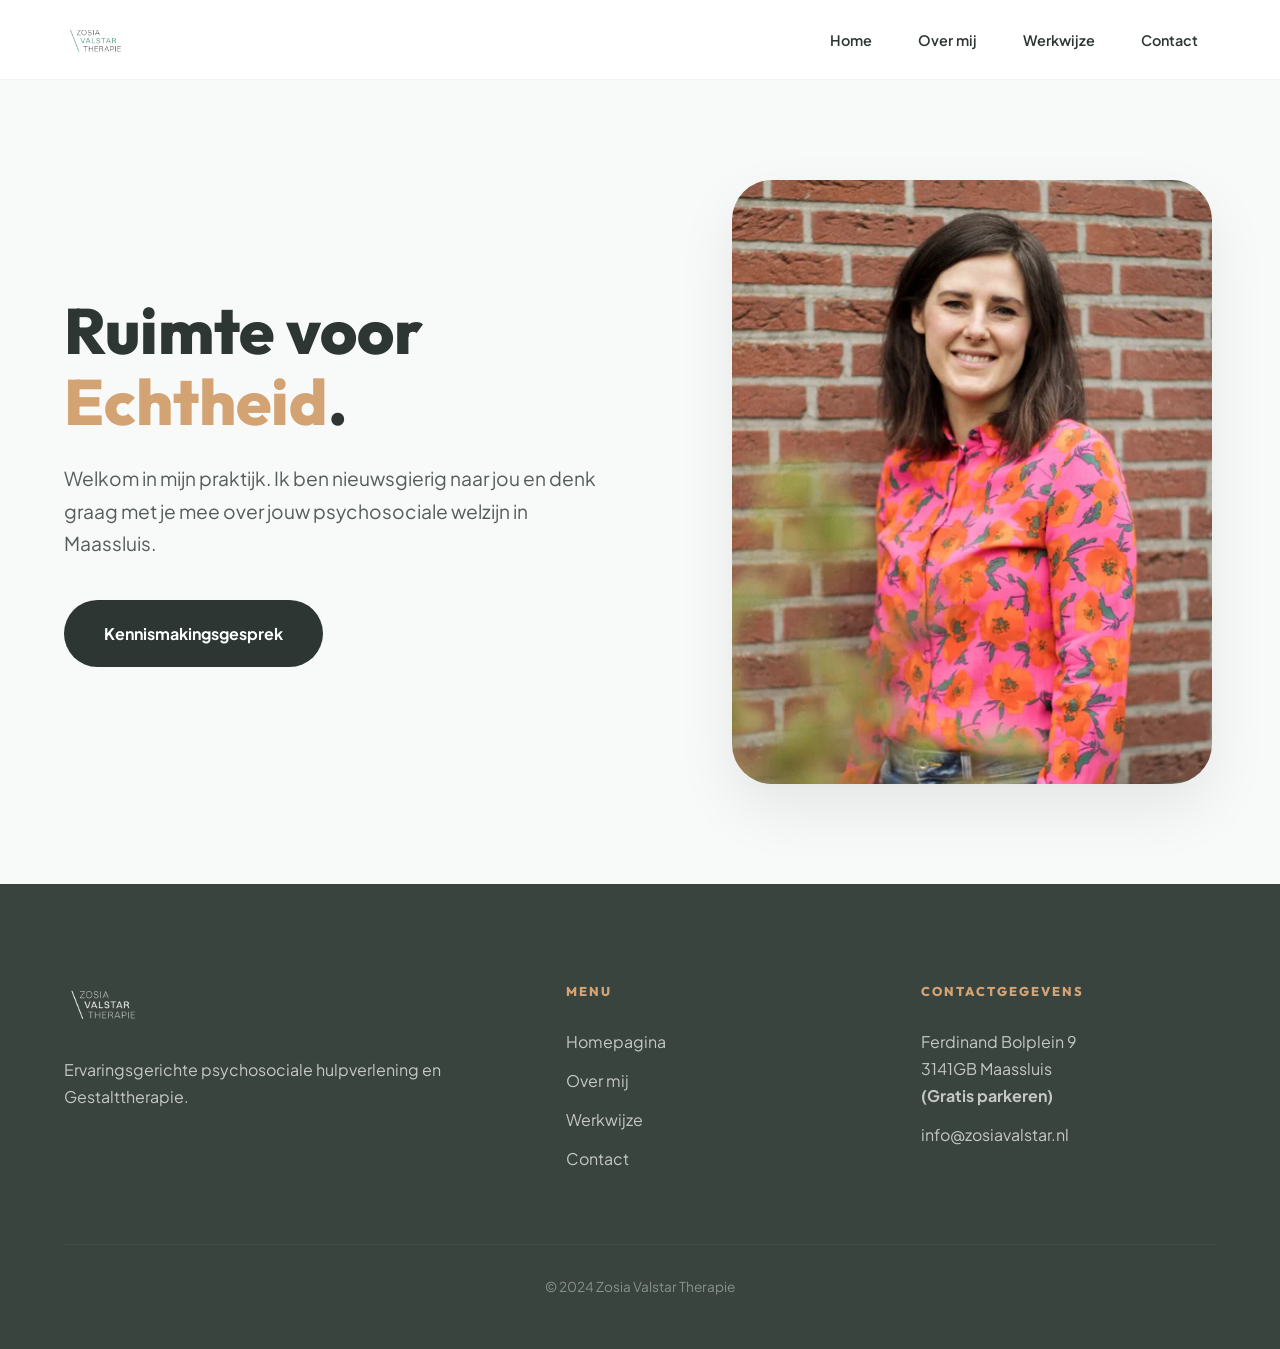
<file: index.html>
<!DOCTYPE html>
<html lang="nl">
<head>
    <meta charset="UTF-8">
    <meta name="viewport" content="width=device-width, initial-scale=1.0">
    <title>Zosia Valstar | Psychosociale Therapie Maassluis</title>
    <link rel="stylesheet" href="style.css">
</head>
<body>
    <div id="header-placeholder"></div>
    <main>
        <section class="section" style="padding-top: 180px;">
            <div class="centered-container reveal">
                <div class="flex-text">
                    <h1 style="font-size: clamp(2.8rem, 5vw, 4.5rem); margin-bottom: 25px;">Ruimte voor <span style="color:var(--accent)">Echtheid</span>.</h1>
                    <p style="font-size: 1.2rem; margin-bottom: 40px; opacity: 0.8; max-width: 550px;">Welkom in mijn praktijk. Ik ben nieuwsgierig naar jou en denk graag met je mee over jouw psychosociale welzijn in Maassluis.</p>
                    <a href="contact.html" class="btn">Kennismakingsgesprek</a>
                </div>
                <div class="flex-image">
                    <img src="assets/images/portret.webp" alt="Zosia Valstar" class="rounded-img">
                </div>
            </div>
        </section>
    </main>
    <div id="footer-placeholder"></div>
    <script src="js/script.js"></script>
</body>
</html>
</file>
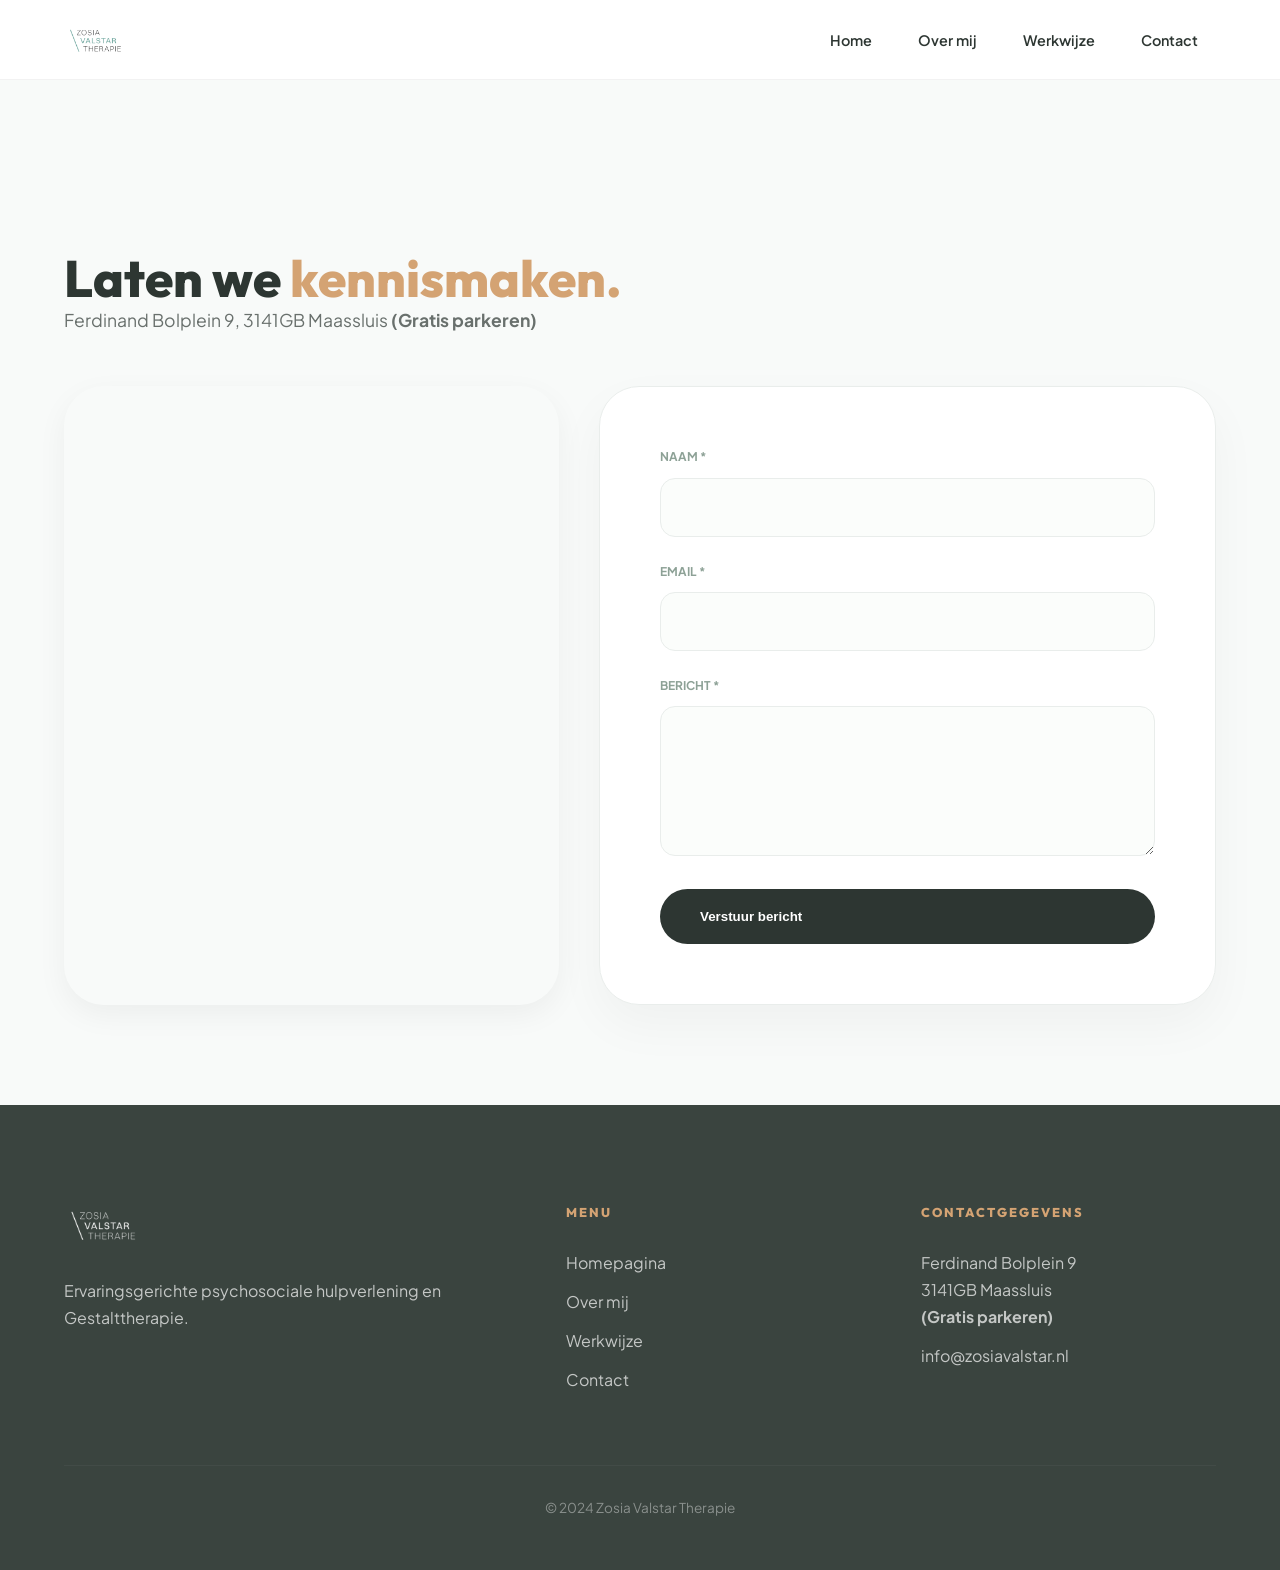
<file: contact.html>
<!DOCTYPE html>
<html lang="nl">
<head>
    <meta charset="UTF-8">
    <meta name="viewport" content="width=device-width, initial-scale=1.0">
    <title>Contact | Zosia Valstar</title>
    <link rel="stylesheet" href="style.css">
</head>
<body>
    <div id="header-placeholder"></div>
    <main style="padding-top: 150px;">
        <section class="section">
            <div class="reveal" style="max-width: var(--container-max); margin: 0 auto 50px;">
                <h2 style="font-size: 3.2rem;">Laten we <span style="color:var(--accent)">kennismaken.</span></h2>
                <p style="opacity: 0.7; font-size: 1.1rem;">Ferdinand Bolplein 9, 3141GB Maassluis <strong>(Gratis parkeren)</strong></p>
            </div>
            <div class="centered-container contact-layout reveal">
                <div class="map-box"><iframe src="https://www.google.com/maps/embed?pb=!1m18!1m12!1m3!1d2462.8364843997784!2d4.246476112520864!3d51.91866717178971!2m3!1f0!2f0!3f0!3m2!1i1024!2i768!4f13.1!3m3!1m2!1s0x47c4490f23f81e7d%3A0xc068869c99666014!2sFerdinand%20Bolplein%209%2C%203141%20GB%20Maassluis!5e0!3m2!1snl!2snl!4v1715600000000" width="100%" height="100%" style="border:0;" allowfullscreen="" loading="lazy"></iframe></div>
                <div class="form-box">
                    <form action="https://formspree.io/f/jouw-id" method="POST">
                        <div class="f-group"><label>Naam *</label><input type="text" name="name" required></div>
                        <div class="f-group"><label>Email *</label><input type="email" name="email" required></div>
                        <div class="f-group"><label>Bericht *</label><textarea name="message" required style="height: 150px;"></textarea></div>
                        <button type="submit" class="btn" style="width: 100%;">Verstuur bericht</button>
                    </form>
                </div>
            </div>
        </section>
    </main>
    <div id="footer-placeholder"></div>
    <script src="js/script.js"></script>
</body>
</html>
</file>
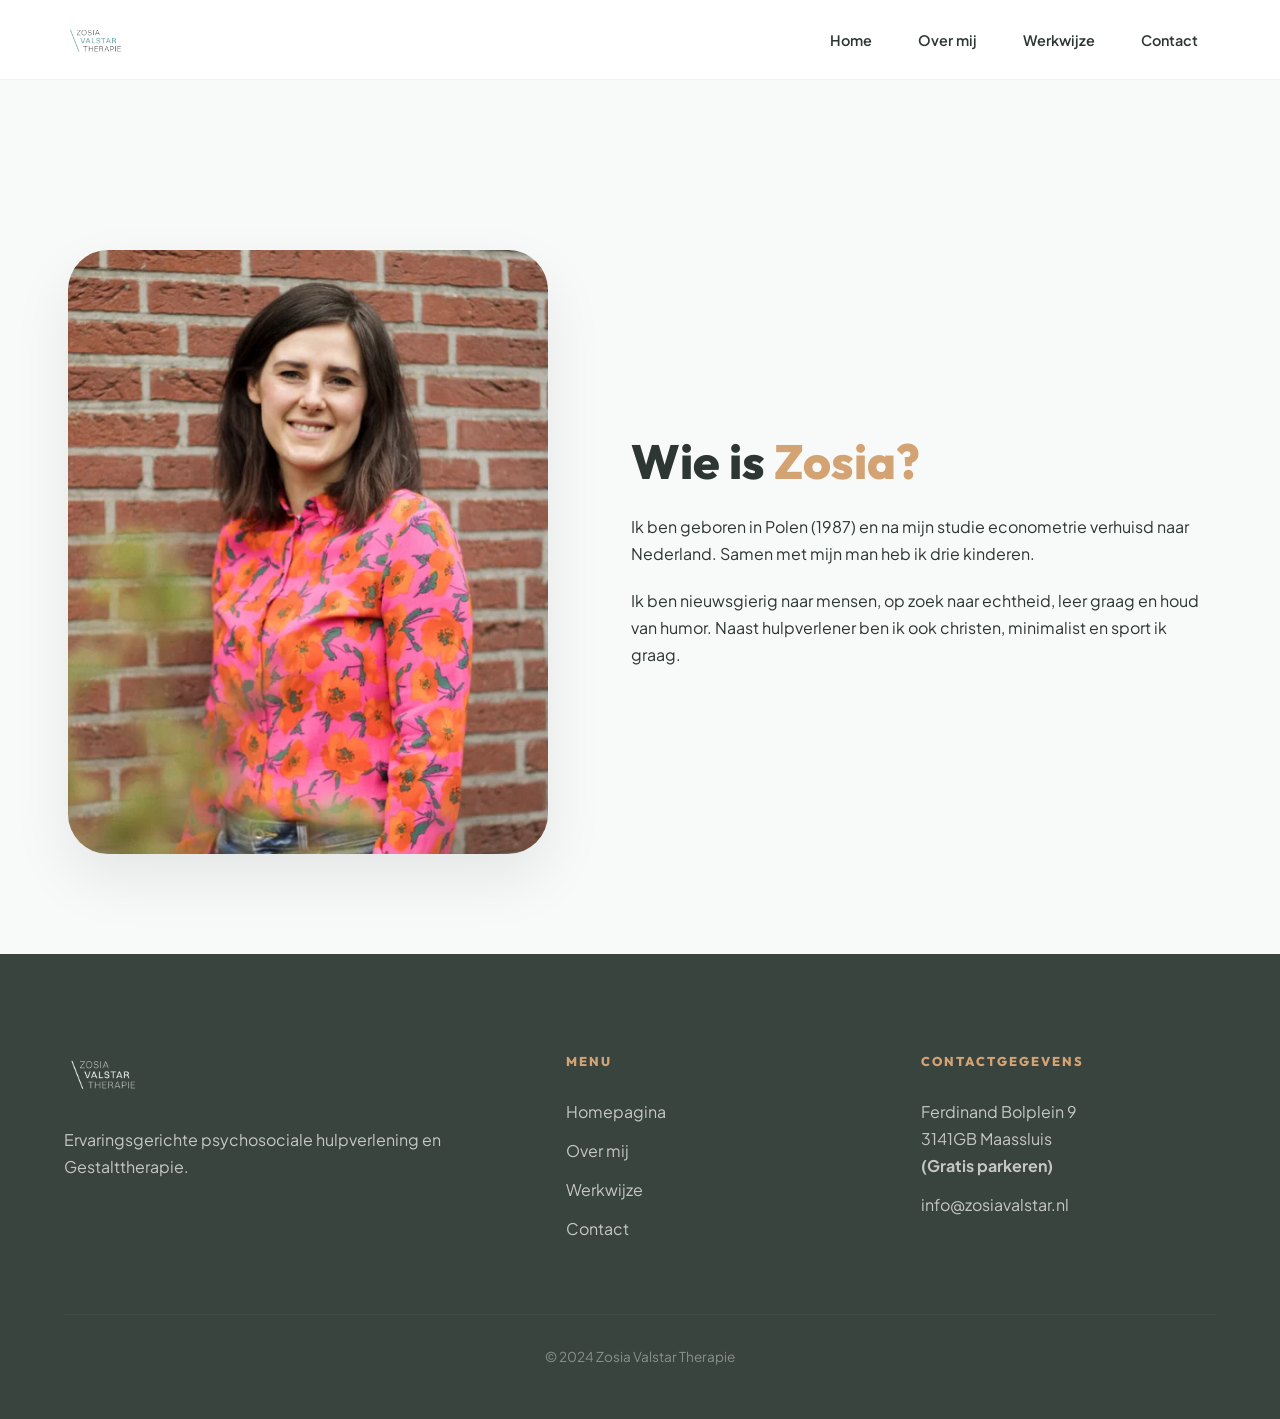
<file: over-mij.html>
<!DOCTYPE html>
<html lang="nl">
<head>
    <meta charset="UTF-8">
    <meta name="viewport" content="width=device-width, initial-scale=1.0">
    <title>Over Mij | Zosia Valstar</title>
    <link rel="stylesheet" href="style.css">
</head>
<body>
    <div id="header-placeholder"></div>
    <main style="padding-top: 150px;">
        <section class="section">
            <div class="centered-container reveal">
                <div class="flex-image"><img src="assets/images/portret.webp" alt="Zosia Valstar" class="rounded-img"></div>
                <div class="flex-text">
                    <h2 style="font-size: 3rem; margin-bottom: 25px;">Wie is <span style="color:var(--accent)">Zosia?</span></h2>
                    <p style="margin-bottom: 20px;">Ik ben geboren in Polen (1987) en na mijn studie econometrie verhuisd naar Nederland. Samen met mijn man heb ik drie kinderen.</p>
                    <p>Ik ben nieuwsgierig naar mensen, op zoek naar echtheid, leer graag en houd van humor. Naast hulpverlener ben ik ook christen, minimalist en sport ik graag.</p>
                </div>
            </div>
        </section>
    </main>
    <div id="footer-placeholder"></div>
    <script src="js/script.js"></script>
</body>
</html>
</file>
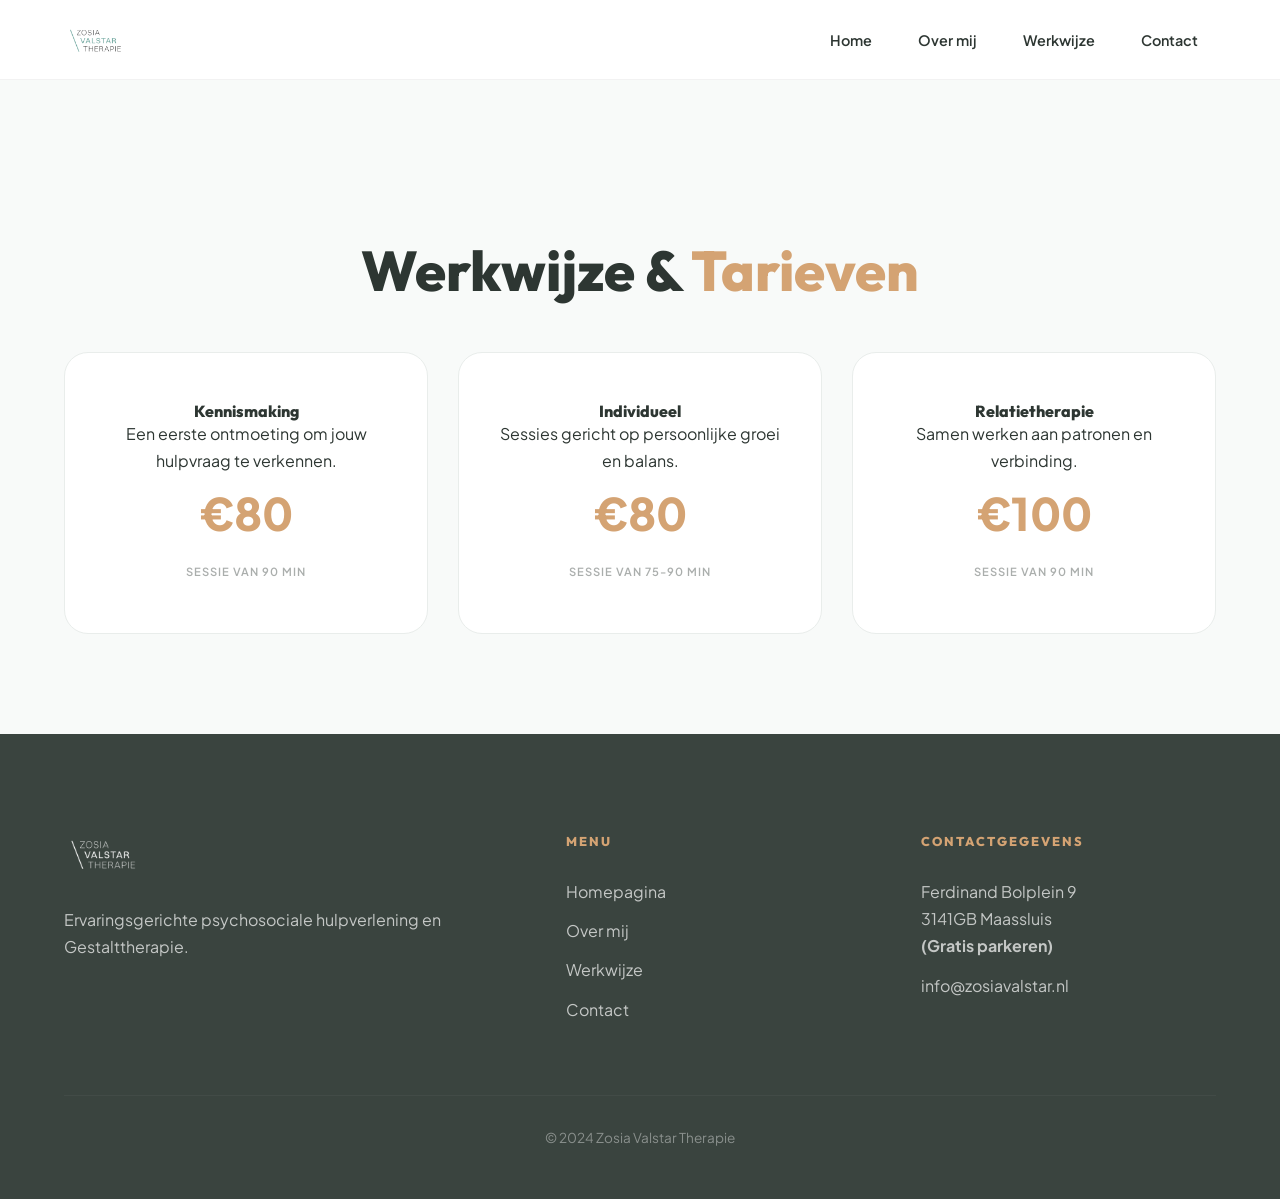
<file: werkwijze.html>
<!DOCTYPE html>
<html lang="nl">
<head>
    <meta charset="UTF-8">
    <meta name="viewport" content="width=device-width, initial-scale=1.0">
    <title>Werkwijze & Tarieven | Zosia Valstar</title>
    <link rel="stylesheet" href="style.css">
</head>
<body>
    <div id="header-placeholder"></div>
    <main style="padding-top: 140px;">
        <section class="section reveal">
            <div style="max-width: var(--container-max); margin: 0 auto;">
                <h2 style="font-size: 3.5rem; text-align: center; margin-bottom: 50px;">Werkwijze & <span style="color:var(--accent)">Tarieven</span></h2>
                <div class="price-grid">
                    <div class="price-card">
                        <h4>Kennismaking</h4>
                        <p>Een eerste ontmoeting om jouw hulpvraag te verkennen.</p>
                        <div><span class="price-tag">€80</span><small>Sessie van 90 min</small></div>
                    </div>
                    <div class="price-card">
                        <h4>Individueel</h4>
                        <p>Sessies gericht op persoonlijke groei en balans.</p>
                        <div><span class="price-tag">€80</span><small>Sessie van 75-90 min</small></div>
                    </div>
                    <div class="price-card">
                        <h4>Relatietherapie</h4>
                        <p>Samen werken aan patronen en verbinding.</p>
                        <div><span class="price-tag">€100</span><small>Sessie van 90 min</small></div>
                    </div>
                </div>
            </div>
        </section>
    </main>
    <div id="footer-placeholder"></div>
    <script src="js/script.js"></script>
</body>
</html>
</file>
<file: style.css>
/* Google Fonts */
@import url('https://fonts.googleapis.com/css2?family=Outfit:wght@300;400;600;800&family=Plus+Jakarta+Sans:ital,wght@0,300;0,400;0,600;1,400&display=swap');

:root {
    --bg: #F8FAF9;
    --dark: #2D3632;
    --footer-bg: #3A443F;
    --sage: #8DA196;
    --sage-light: #E9EDEB;
    --accent: #D4A373;
    --white: #FFFFFF;
    --header-h: 80px;
    --radius-lg: 40px;
    --radius-md: 24px;
    --ease: cubic-bezier(0.23, 1, 0.32, 1);
    --container-max: 1200px;
}

* { margin: 0; padding: 0; box-sizing: border-box; }
body {
    font-family: 'Plus Jakarta Sans', sans-serif;
    background-color: var(--bg);
    color: var(--dark);
    line-height: 1.7;
    overflow-x: hidden;
    -webkit-font-smoothing: antialiased;
}

h1, h2, h3, h4 { font-family: 'Outfit', sans-serif; font-weight: 800; line-height: 1.1; }

/* --- HEADER (Strak & Paginabreed) --- */
#site-header {
    position: fixed; top: 0; left: 0;
    width: 100%; height: var(--header-h); z-index: 9999;
    display: flex; align-items: center; justify-content: space-between;
    padding: 0 5%; 
    background: rgba(255, 255, 255, 0.98); backdrop-filter: blur(15px);
    border-bottom: 1px solid rgba(0,0,0,0.05);
}

.header-logo img { height: 32px; width: auto; display: block; }

/* Desktop Nav */
.desktop-nav .nav-links { display: flex; gap: 10px; list-style: none; }
.desktop-nav .nav-links a { 
    text-decoration: none; color: var(--dark); font-weight: 600; font-size: 0.9rem;
    padding: 8px 18px; border-radius: 10px; transition: 0.3s;
}
.desktop-nav .nav-links a:hover { color: var(--accent); background: var(--sage-light); }

/* --- MOBIELE NAVIGATIE (FIXED) --- */
.hamburger {
    display: none; flex-direction: column; justify-content: space-around;
    width: 30px; height: 21px; background: transparent; border: none; cursor: pointer; z-index: 10001;
}
.hamburger span { width: 100%; height: 3px; background: var(--dark) !important; border-radius: 10px; transition: 0.3s var(--ease); }

/* Hamburger Animatie naar X */
.hamburger.open span:nth-child(1) { transform: translateY(9px) rotate(45deg); }
.hamburger.open span:nth-child(2) { opacity: 0; }
.hamburger.open span:nth-child(3) { transform: translateY(-9px) rotate(-45deg); }

.nav-overlay {
    position: fixed; top: 0; right: -100%; width: 100%; height: 100vh;
    background: var(--white); display: flex; align-items: center; justify-content: center;
    transition: transform 0.5s var(--ease); z-index: 10000;
}
.nav-overlay.open { transform: translateX(-100%); }
.mobile-nav-links { list-style: none; text-align: center; }
.mobile-nav-links li { margin: 25px 0; }
.mobile-nav-links a { font-family: 'Outfit', sans-serif; font-size: 2rem; font-weight: 800; color: var(--dark); text-decoration: none; }

/* --- ANIMATIONS --- */
.reveal { opacity: 0; transform: translateY(30px); transition: 1s var(--ease); }
.reveal.visible { opacity: 1; transform: translateY(0); }

/* --- LAYOUTS --- */
.section { padding: 100px 5%; width: 100%; }
.centered-container { 
    max-width: var(--container-max); margin: 0 auto; 
    display: flex; align-items: center; justify-content: space-between; gap: 80px; 
}
.flex-text { flex: 1.2; }
.flex-image { flex: 1; display: flex; justify-content: center; }
.rounded-img { width: 100%; max-width: 480px; height: auto; border-radius: var(--radius-lg); box-shadow: 0 25px 60px rgba(0,0,0,0.08); }

/* --- PRICE CARDS --- */
.price-grid { display: grid; grid-template-columns: repeat(3, 1fr); gap: 30px; margin-top: 50px; }
.price-card {
    background: var(--white); padding: 50px 40px; border-radius: var(--radius-md);
    border: 1px solid var(--sage-light); text-align: center;
    transition: 0.4s var(--ease); display: flex; flex-direction: column; justify-content: space-between;
}
.price-card:hover { transform: translateY(-10px); border-color: var(--accent); box-shadow: 0 20px 40px rgba(0,0,0,0.04); }
.price-tag { font-size: 2.8rem; font-weight: 800; color: var(--accent); display: block; margin-bottom: 5px; }
.price-card small { font-weight: 600; text-transform: uppercase; letter-spacing: 1px; color: var(--dark); opacity: 0.4; font-size: 0.7rem; }

/* --- CONTACT --- */
.contact-layout { display: flex; align-items: stretch; gap: 40px; margin-top: 40px; }
.map-box { flex: 1; border-radius: var(--radius-lg); overflow: hidden; min-height: 550px; box-shadow: 0 10px 30px rgba(0,0,0,0.05); }
.form-box { flex: 1; background: var(--white); padding: 60px; border-radius: var(--radius-lg); box-shadow: 0 20px 50px rgba(0,0,0,0.04); border: 1px solid var(--sage-light); }

.f-group { margin-bottom: 25px; }
.f-group label { display: block; margin-bottom: 10px; font-weight: 700; color: var(--sage); font-size: 0.75rem; text-transform: uppercase; }
.f-group input, .f-group textarea {
    width: 100%; padding: 18px; border: 1.5px solid var(--sage-light); border-radius: 15px;
    font-family: inherit; font-size: 1rem; outline: none; transition: 0.3s; background: #FBFDFB;
}

.btn {
    display: inline-flex; background: var(--dark); color: white; padding: 20px 40px;
    border-radius: 50px; text-decoration: none; font-weight: 700; border: none; cursor: pointer; transition: 0.3s;
}
.btn:hover { background: var(--accent); transform: scale(1.03); }

/* --- FOOTER (Breed & Gecentreerd) --- */
footer { background: var(--footer-bg); color: var(--white); padding: 100px 5% 50px; }
.footer-inner { max-width: var(--container-max); margin: 0 auto; display: flex; justify-content: space-between; gap: 60px; }
.footer-col { flex: 1; }
.footer-col h4 { color: var(--accent); margin-bottom: 30px; text-transform: uppercase; font-size: 0.8rem; letter-spacing: 2px; }
.footer-col p, .footer-col a { color: rgba(255,255,255,0.7); text-decoration: none; font-size: 1rem; display: block; margin-bottom: 12px; }

/* --- MOBILE QUERY --- */
@media (max-width: 1024px) {
    .desktop-nav { display: none; }
    .hamburger { display: flex; }
    .centered-container { flex-direction: column !important; text-align: center; gap: 40px; }
    .flex-text { order: 2; } 
    .flex-image { order: 1; }
    .price-grid { grid-template-columns: 1fr; }
    .contact-layout { flex-direction: column; }
    .map-box { min-height: 350px; order: 2; } 
    .form-box { order: 1; padding: 40px 25px; }
    .footer-inner { flex-direction: column; text-align: center; gap: 40px; }
}
</file>
